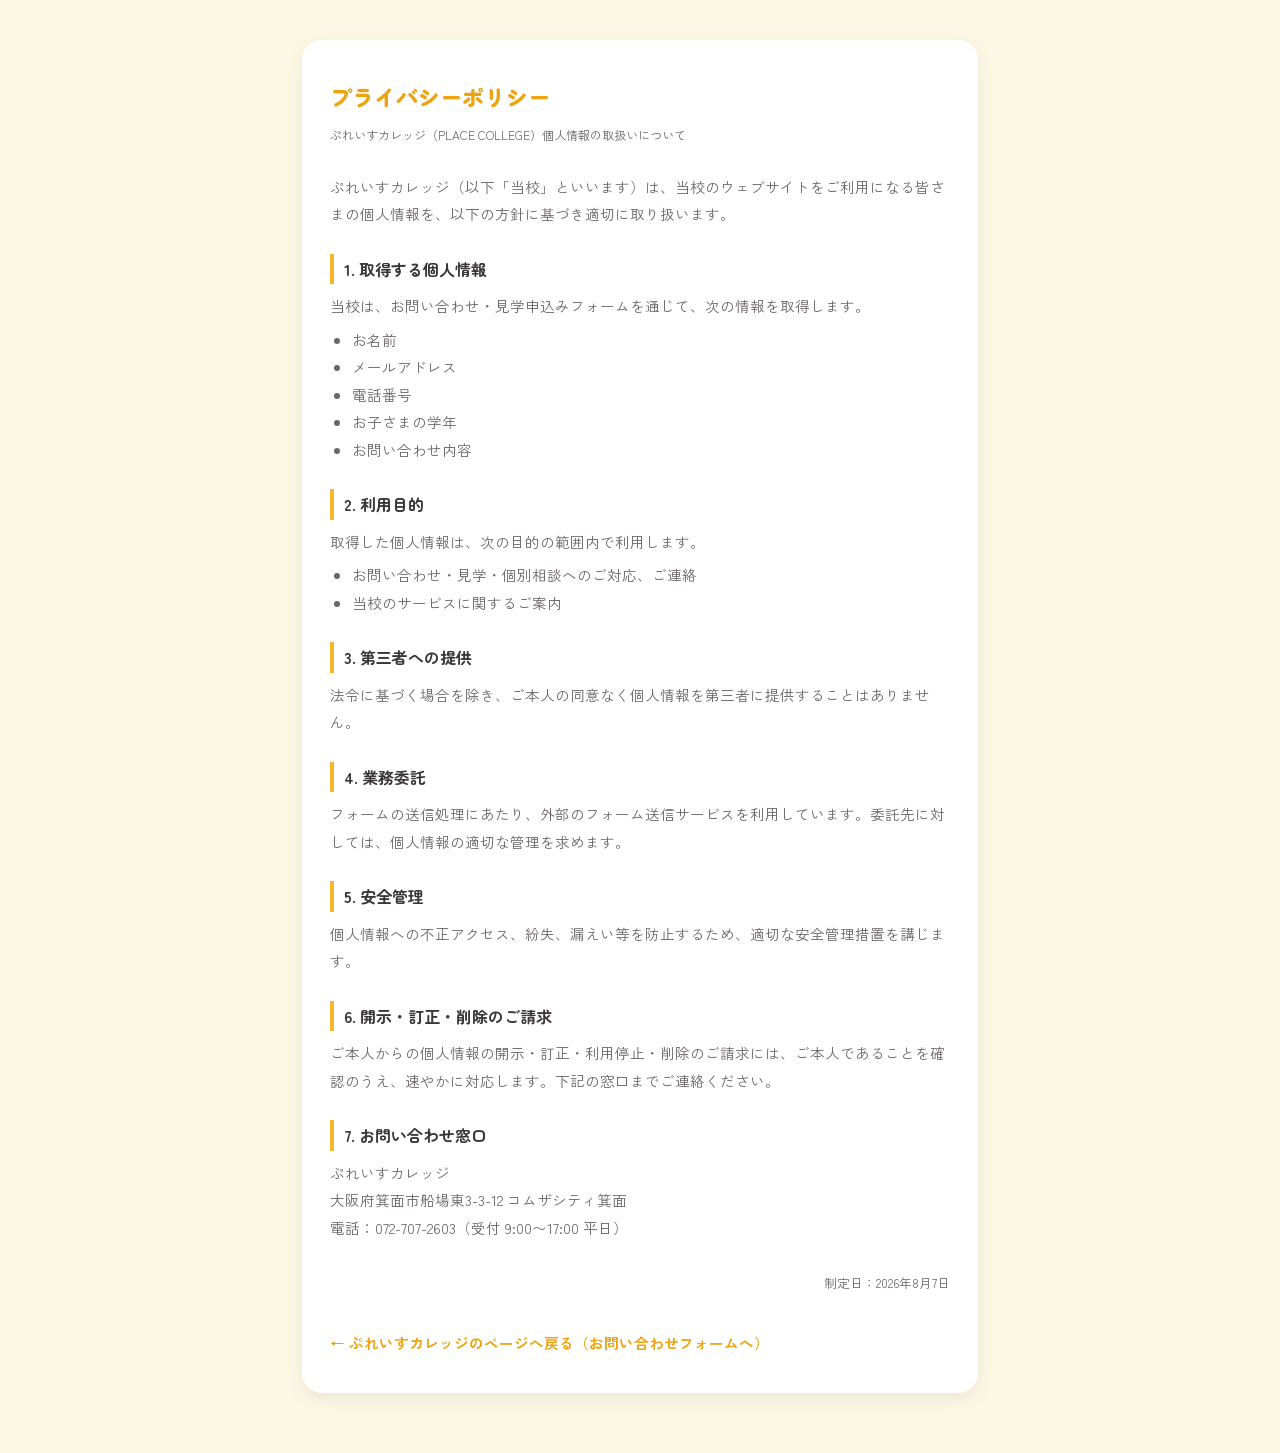
<file: privacy.html>
<!DOCTYPE html>
<html lang="ja">
<head>
<meta charset="utf-8">
<meta name="viewport" content="width=device-width, initial-scale=1">
<meta name="robots" content="noindex">
<!-- Google tag (gtag.js) -->
<script async src="https://www.googletagmanager.com/gtag/js?id=G-6DV1J4B5TF"></script>
<script>
  window.dataLayer = window.dataLayer || [];
  function gtag(){dataLayer.push(arguments);}
  gtag('js', new Date());
  gtag('config', 'G-6DV1J4B5TF');
</script>
<link rel="icon" type="image/png" sizes="32x32" href="/Favicon_32.png">
<link rel="apple-touch-icon" sizes="180x180" href="/Favicon_180.png">
<title>プライバシーポリシー｜ぷれいすカレッジ</title>
<link rel="stylesheet" href="fonts.css" media="print" onload="this.media='all'">
<style>
  :root {
    --marigold-500: #f8b62a; --marigold-600: #eda413;
    --cream-50: #fbf7ef; --ink-900: #3a3637; --ink-700: #6b6567; --ink-200: #e6dfd6;
  }
  * { margin: 0; padding: 0; box-sizing: border-box; }
  body {
    background: #fdf8e4; color: var(--ink-900);
    font-family: "Zen Kaku Gothic New", "Hiragino Kaku Gothic ProN", "Yu Gothic", sans-serif;
    line-height: 1.9; font-size: 14.5px;
  }
  .wrap { max-width: 720px; margin: 0 auto; padding: 40px 22px 60px; }
  .card { background: #fff; border-radius: 20px; padding: 36px 28px; box-shadow: 0 6px 18px rgba(90,86,87,.10); }
  h1 { font-family: "Zen Maru Gothic", sans-serif; font-weight: 900; font-size: 22px; color: var(--marigold-600); margin-bottom: 6px; }
  .sub { font-size: 12px; color: var(--ink-700); margin-bottom: 26px; }
  h2 { font-family: "Zen Maru Gothic", sans-serif; font-weight: 700; font-size: 16px; margin: 26px 0 8px; padding-left: 10px; border-left: 4px solid var(--marigold-500); }
  p, li { color: var(--ink-700); }
  ul { padding-left: 22px; margin: 6px 0; }
  .back { display: inline-block; margin-top: 34px; font-weight: 700; color: var(--marigold-600); text-decoration: none; }
  .back:hover { text-decoration: underline; }
  .date { margin-top: 30px; font-size: 12.5px; color: var(--ink-700); text-align: right; }
</style>
</head>
<body>
<div class="wrap">
  <div class="card">
    <h1>プライバシーポリシー</h1>
    <p class="sub">ぷれいすカレッジ（PLACE COLLEGE）個人情報の取扱いについて</p>

    <p>ぷれいすカレッジ（以下「当校」といいます）は、当校のウェブサイトをご利用になる皆さまの個人情報を、以下の方針に基づき適切に取り扱います。</p>

    <h2>1. 取得する個人情報</h2>
    <p>当校は、お問い合わせ・見学申込みフォームを通じて、次の情報を取得します。</p>
    <ul>
      <li>お名前</li>
      <li>メールアドレス</li>
      <li>電話番号</li>
      <li>お子さまの学年</li>
      <li>お問い合わせ内容</li>
    </ul>

    <h2>2. 利用目的</h2>
    <p>取得した個人情報は、次の目的の範囲内で利用します。</p>
    <ul>
      <li>お問い合わせ・見学・個別相談へのご対応、ご連絡</li>
      <li>当校のサービスに関するご案内</li>
    </ul>

    <h2>3. 第三者への提供</h2>
    <p>法令に基づく場合を除き、ご本人の同意なく個人情報を第三者に提供することはありません。</p>

    <h2>4. 業務委託</h2>
    <p>フォームの送信処理にあたり、外部のフォーム送信サービスを利用しています。委託先に対しては、個人情報の適切な管理を求めます。</p>

    <h2>5. 安全管理</h2>
    <p>個人情報への不正アクセス、紛失、漏えい等を防止するため、適切な安全管理措置を講じます。</p>

    <h2>6. 開示・訂正・削除のご請求</h2>
    <p>ご本人からの個人情報の開示・訂正・利用停止・削除のご請求には、ご本人であることを確認のうえ、速やかに対応します。下記の窓口までご連絡ください。</p>

    <h2>7. お問い合わせ窓口</h2>
    <p>
      ぷれいすカレッジ<br>
      大阪府箕面市船場東3-3-12 コムザシティ箕面<br>
      電話：072-707-2603（受付 9:00〜17:00 平日）
    </p>

    <p class="date">制定日：2026年8月7日</p>

    <a class="back" href="./#contact">← ぷれいすカレッジのページへ戻る（お問い合わせフォームへ）</a>
  </div>
</div>
</body>
</html>
</file>
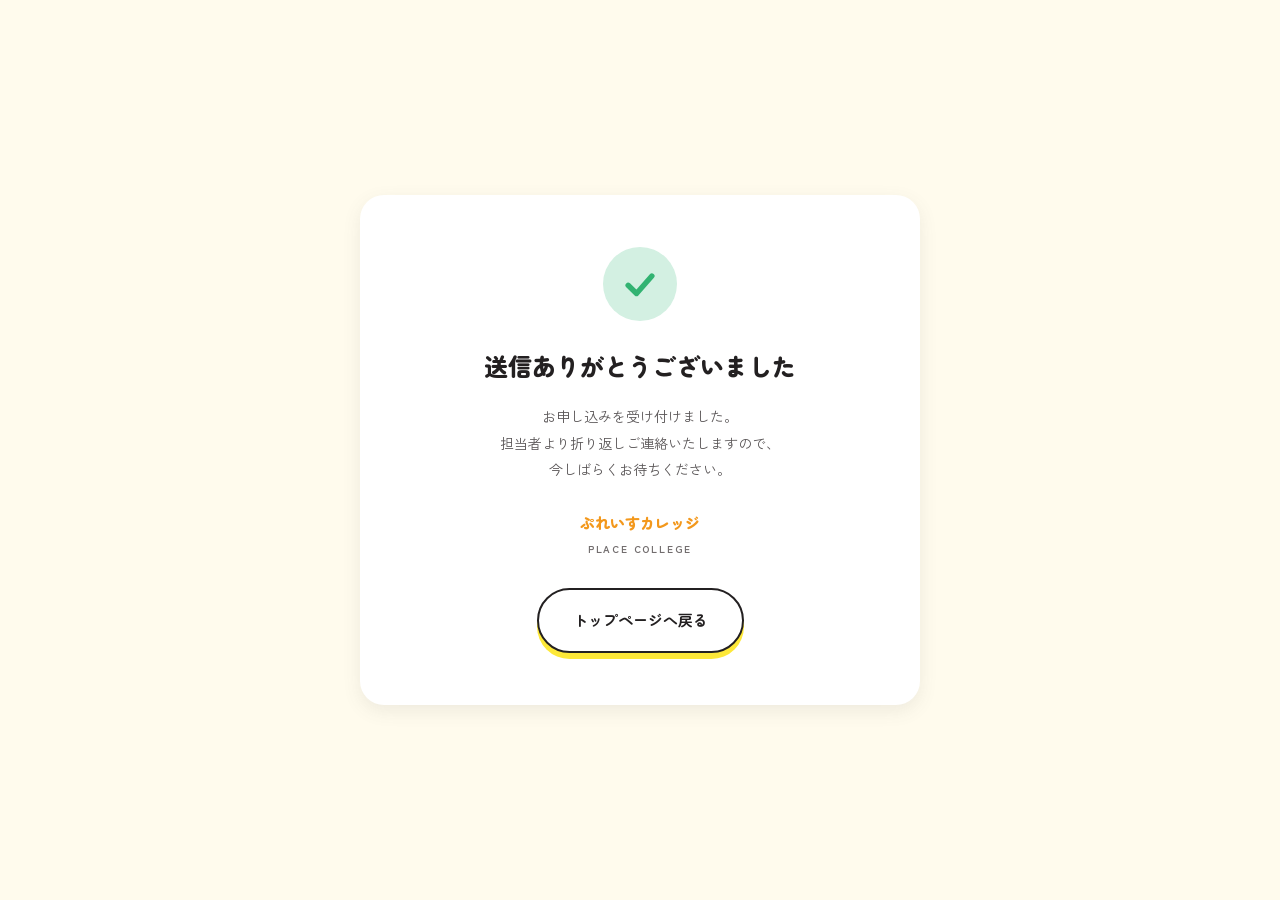
<file: thanks.html>
<!DOCTYPE html>
<html lang="ja">
<head>
  <meta charset="utf-8">
  <meta name="viewport" content="width=device-width, initial-scale=1">
  <meta name="robots" content="noindex">
<!-- Google tag (gtag.js) -->
<script async src="https://www.googletagmanager.com/gtag/js?id=G-6DV1J4B5TF"></script>
<script>
  window.dataLayer = window.dataLayer || [];
  function gtag(){dataLayer.push(arguments);}
  gtag('js', new Date());
  gtag('config', 'G-6DV1J4B5TF');
  gtag('event', 'generate_lead');
</script>
  <title>送信ありがとうございました｜ぷれいすカレッジ</title>
  <link rel="icon" type="image/png" sizes="16x16" href="/Favicon_16.png">
  <link rel="icon" type="image/png" sizes="32x32" href="/Favicon_32.png">
  <link rel="icon" type="image/png" sizes="48x48" href="/Favicon_48.png">
  <link rel="apple-touch-icon" sizes="180x180" href="/Favicon_180.png">
  <link rel="stylesheet" href="fonts.css">
  <style>
    * { margin: 0; padding: 0; box-sizing: border-box; }
    :root {
      --marigold: #f3981c;
      --marigold-dark: #d97e0a;
      --lemon: #fde839;
      --leaf: #32b372;
      --leaf-100: #d3f0e2;
      --ink-900: #232021;
      --ink-700: #5a5657;
      --ink-600: #726d6e;
      --white: #ffffff;
      --font-display: 'Zen Maru Gothic', 'Hiragino Maru Gothic ProN', 'Yu Gothic', sans-serif;
      --font-body: 'Zen Kaku Gothic New', 'Hiragino Kaku Gothic ProN', 'Yu Gothic', sans-serif;
    }
    body { background: #fffbed; font-family: var(--font-body); color: var(--ink-900); line-height: 1.9; min-height: 100vh; display: flex; align-items: center; justify-content: center; padding: 24px; }
    .card { background: var(--white); border-radius: 24px; padding: 52px 30px; max-width: 560px; width: 100%; text-align: center; box-shadow: 0 6px 18px rgba(90, 86, 87, .10); }
    .check { width: 74px; height: 74px; border-radius: 50%; background: var(--leaf-100); display: inline-flex; align-items: center; justify-content: center; }
    .check svg { width: 38px; height: 38px; stroke: var(--leaf); stroke-width: 3.4; fill: none; stroke-linecap: round; stroke-linejoin: round; }
    h1 { margin-top: 22px; font-family: var(--font-display); font-weight: 900; font-size: 24px; }
    .msg { margin-top: 14px; font-size: 14px; color: var(--ink-700); }
    .brand { margin-top: 26px; font-family: var(--font-display); font-weight: 900; font-size: 15px; color: var(--marigold); }
    .brand small { display: block; font-family: var(--font-body); font-weight: 700; font-size: 10px; color: var(--ink-600); letter-spacing: .18em; margin-top: 2px; }
    .home { display: inline-flex; align-items: center; justify-content: center; gap: 10px; margin-top: 30px; background: var(--white); border: 2.5px solid var(--ink-900); border-radius: 999px; padding: 16px 34px; font-family: var(--font-display); font-weight: 700; font-size: 15px; color: var(--ink-900); text-decoration: none; box-shadow: 0 6px 0 var(--lemon); }
    .home:hover { transform: translateY(-2px); }
    @media (max-width: 480px) { .card { padding: 42px 22px; } h1 { font-size: 21px; } }
  </style>
</head>
<body>
  <main class="card">
    <span class="check" aria-hidden="true"><svg viewBox="0 0 24 24"><polyline points="4.5 12.8 9.8 18 19.5 7"></polyline></svg></span>
    <h1>送信ありがとうございました</h1>
    <p class="msg">お申し込みを受け付けました。<br>担当者より折り返しご連絡いたしますので、<br>今しばらくお待ちください。</p>
    <p class="brand">ぷれいすカレッジ<small>PLACE COLLEGE</small></p>
    <a class="home" href="/">トップページへ戻る</a>
  </main>
</body>
</html>
</file>
